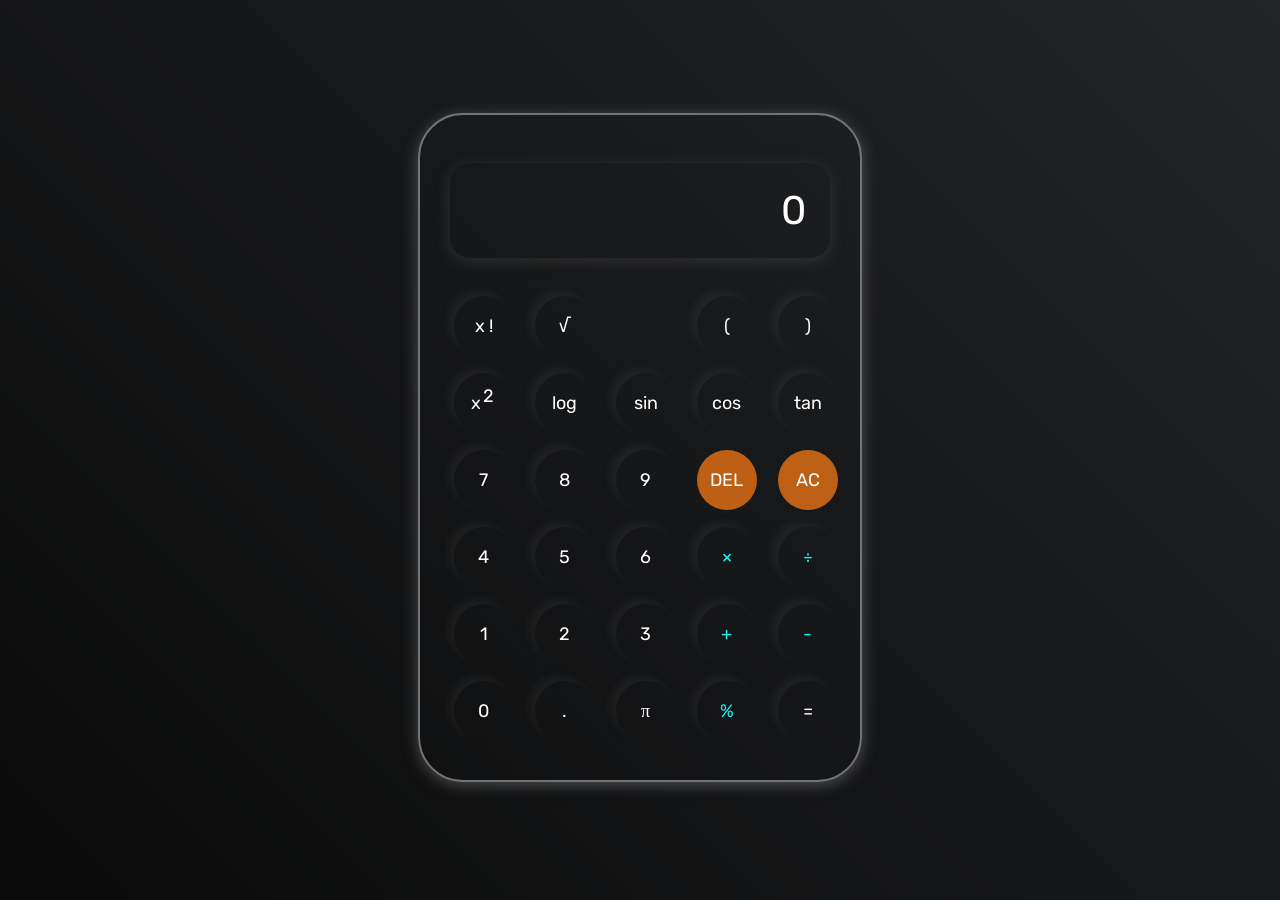
<file: index.html>
<!DOCTYPE html>
<html lang="en">

<head>
    <meta charset="UTF-8">
   <meta name="title" content="Online Calculator App - Free & Easy to Use">
<meta name="description" content="A free online calculator app hosted on GitHub that helps you with basic calculations. Built with HTML and CSS.">
<meta name="keywords" content="Calculator, Online Calculator, Free Calculator, HTML Calculator, CSS Calculator">
    <meta name="viewport" content="width=device-width, initial-scale=1.0">
    <title>Scientific Calculator Created By Abhijit</title>
  
        <link rel="stylesheet " href="style.css">
</head>
   


<body>

    <div class="Calculator">
        <div class="display">
            <input id="screen" class="myinput"type="text" placeholder="0">
        </div>

       
           

            <div class="abhi">
                <!-- <div class="grid-container">
                    <div class="left-column">
                    <button onclick="fact()">x!</button>
                    <button onclick="sqrt()" style="margin-left: 8px;">√</button>
                    </div>
                    <div class="right-column">
                      
                    <button class="btn">(</button>
                    &nbsp;
                    <button class="btn">)</button>
                    
                </div>
                </div> -->
                <div>
                    <button onclick="fact()">x !
                    </button>
                <button onclick="sqrt()">√</button>
                <button style="color: transparent;box-shadow: none;">sin</button>
                
                <button class="btn">(</button>
                <button class="btn">)</button>
            </div>
                <div>
                    <button onclick="pow()">x <span style="position: relative; bottom: .4em; right: .1em;">2</span>
                    </button>
                <button onclick="log()">log</button>
                <button onclick="sin()">sin</button>
                
                <button onclick="cos()">cos</button>
                <button onclick="tan()">tan</button>
            </div>
          
            <div>
               
                
                <button class="btn">7</button>
                <button class="btn">8</button>
                <button class="btn">9</button>
                <button id="ce" onclick="backspc()"class="del" style="box-shadow: none;">DEL</button>
                <button id="ac" onclick="screen.value=''"class="ac"style="box-shadow: none;">AC</button>
               
            </div>

            <div>
                
                
                <button class="btn">4</button>
                <button class="btn">5</button>
                <button class="btn">6</button>
                <button class="btn"id="gadai">×</button>
                <button class="btn"id="gadai">÷</button>
            </div>

            <div>
                <button class="btn">1</button>
                <button class="btn">2</button>
                <button class="btn">3</button>
                <button class="btn"id="gadai">+</button>
                <button class="btn"id="gadai">-</button>
            </div>

            <div>
                <button class="btn">0</button>
                <button class="btn">.</button>
                <button onclick="pi()">π</button>
                
                <button class="btn"id="gadai">%</button>
                <button id="eval" onclick="equals()">=</button>
                
            </div>
        </div>
    </div>

<script src="script.js">
</script>
</body>
</html>
</file>
<file: style.css>
@import url('https://fonts.googleapis.com/css2?family=Quicksand:wght@300&family=Roboto+Mono&family=Rubik:wght@500&display=swap');
*{
    margin: 0;
    padding: 0;
    box-sizing: border-box;
    font-family: Rubik;
    
   }
   body{
    width: 100%;
    height: 100vh;
    display: flex;
    justify-content: center;
    align-items: center;
    background: linear-gradient(45deg, #0a0a0a , #222427);
   }
   .Calculator{
    border: 2px solid #717377;
    box-shadow: 0px 3px 15px rgba(113,115,119,0.6);
    border-radius: 45px;
    background: transparent;
    margin-bottom: 6px;
    padding-bottom: 10px;
    

   }
   .display{
    padding: 20px;
    padding-top: 30px;
   }
    .abhi{
        padding-left: 25px;
        padding-bottom: 20px;

    }
    
   
   input{
    width: 380px;
    border:none;
    padding: 24px;
    margin:10px;
    margin-top: 18px;
    box-shadow: 0px 3px 15px rgba(84,84,84,0.4);
    font-size: 40px;
    cursor: pointer;
    text-align: right;
    background: transparent;
    border-radius: 20px;
    color: white;

   }
   .myinput::placeholder{
    color: #ffffff;
   }
   
   button{
   
    border: none;
    width: 60px;
    height: 60px;
    margin: 8.5px;
    border-radius: 50%;
    background: transparent;
    color: white;
    font-size: 18px;
    box-shadow:-6px -5px 9px #7471711f ;
    cursor: pointer;
   }
   button:hover {
        box-shadow: inset -3px -3px 3px rgba(255,255,255,0.2) ,
            inset -3px -3px 2px  rgba(255,255,255,0.2);
        
    }
    button:focus, button:active {
        outline: none;
        -webkit-tap-highlight-color: transparent; /* For older versions of iOS */
    }
   .del ,.ac{
    background-color: #fb7c14ba;
    
   
   }
   
 /* .grid-container {
    display: grid;
    grid-template-columns: repeat(2, 1fr); 
    gap: 63px; 
}  */

/* .left-column,
.right-column {
    display: flex;
    flex-direction: row;
   
} */
#gadai{
    color: rgb(18, 241, 241);
}
@media screen and (max-width:668px){
    button{
        font-size: 16px;
    }
    
}
@media screen and (min-width : 384px) and (max-width:463px)
{ 
    input {
        width: 95%;
        font-size: 24px;
       /* height: 8vh; */
       padding-right: 10px;
       
     
    }
    .abhi{
        padding: 10px;
    }
    button {
        width: 60px;
        height: 60px;
        font-size: 14px;
    }
    .display {
        padding: 8px;
    }
    .grid-container {
        grid-template-columns: repeat(0, 1fr);
        gap: 70px;
    }
    
    
    button {
        margin: 4px;
    }
    .Calculator {
        border-radius: 40px;
       /* padding-left: 14px; */
      padding-bottom: 20px;
      padding-top: 40px;
      
    
    }
    .btn {
        font-size: 18px;
    }
}
@media (max-width: 383px) {
    
    .Calculator {
      
     
        border: none;
        border-radius: 0;
        padding-left: 10px;
    }
    
    input {
        width: 96%;
        font-size: 20px;
   margin-left: 0px;
   padding-left: 0px;
       
    }

    button {
        width: 40px;
        height: 40px;
        font-size: 12px;
        margin: 4px;
    }

    .display {
        padding: 8px;
    }

    .grid-container {
        grid-template-columns: repeat(0, 1fr);
        gap: 50px;
    }

    .abhi {
        padding: 10px;
    }

    .right-column {
        gap: 0px;
        margin-left: 2px;
    }

    .Calculator {
        border-radius: 30px;
        padding-bottom: 10px;
        padding-top: 40px;
    }

    .btn {
        font-size: 15px;
    }
}
</file>
